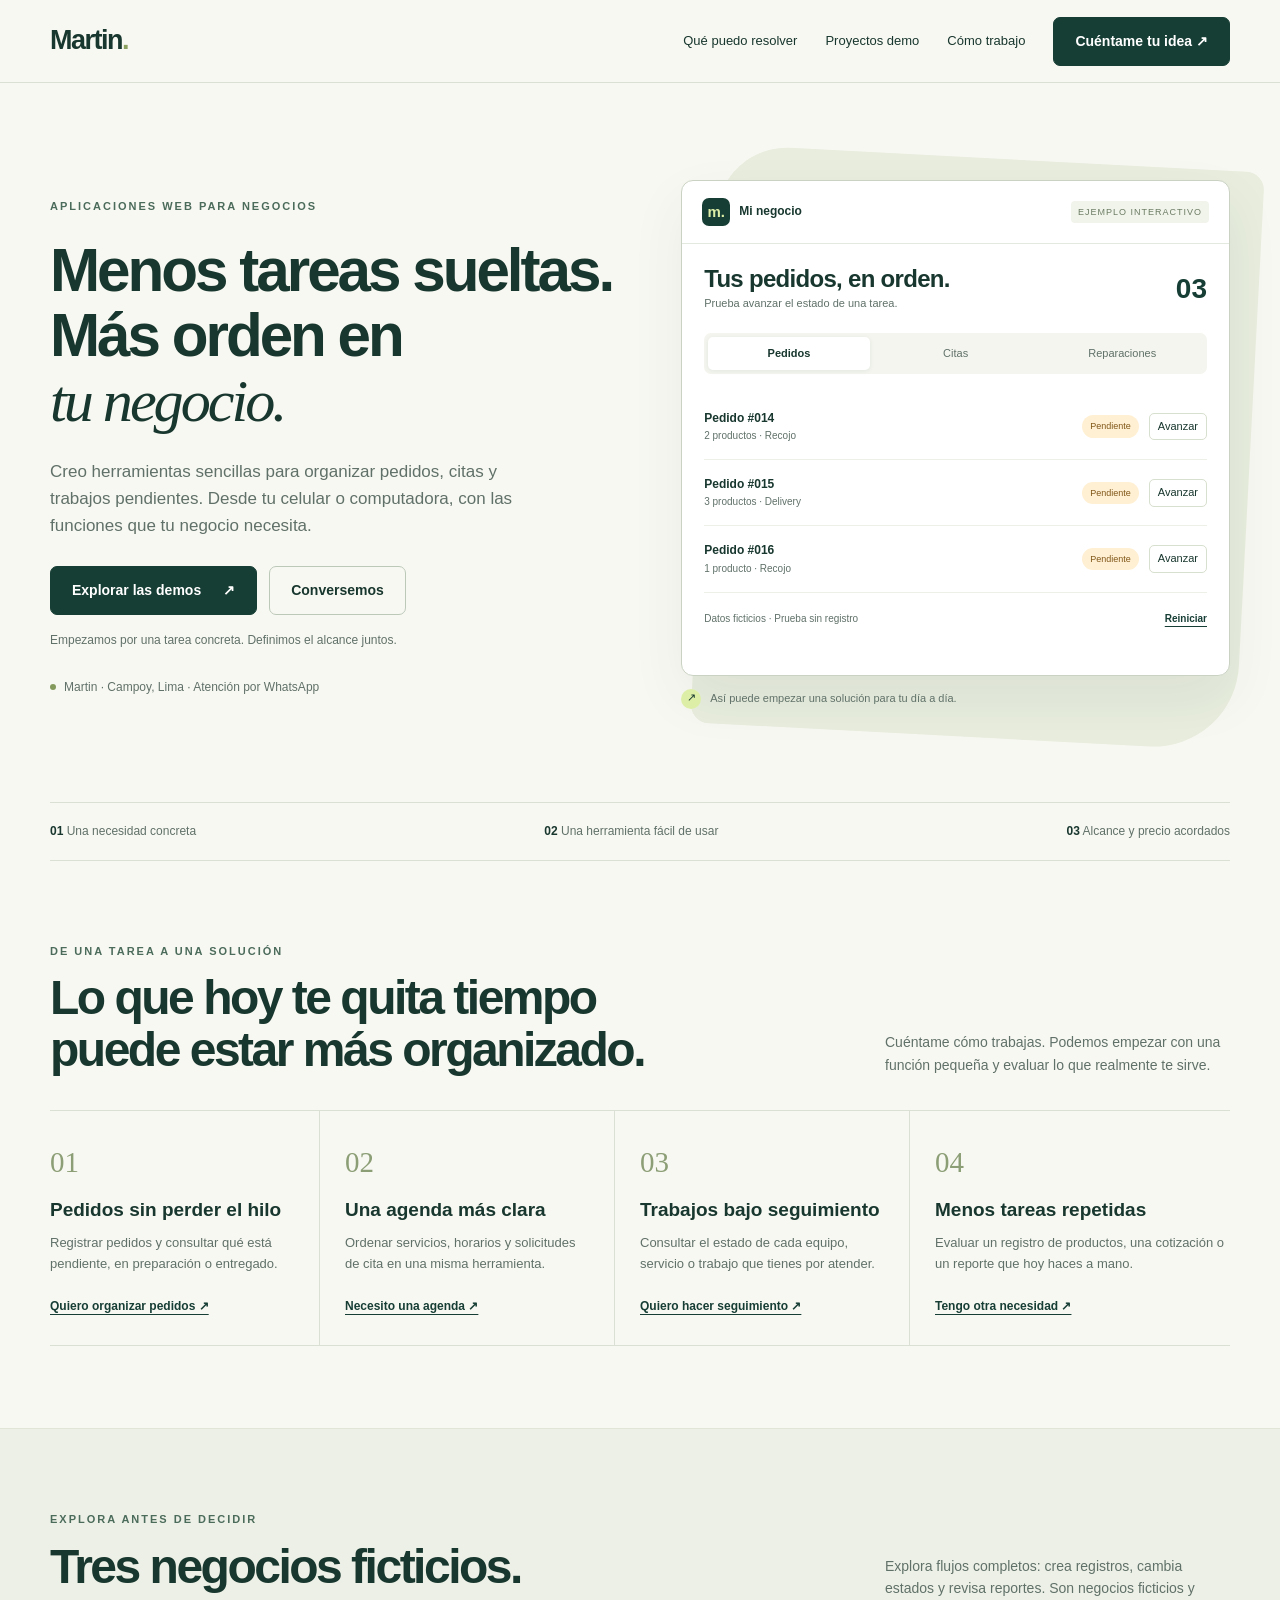
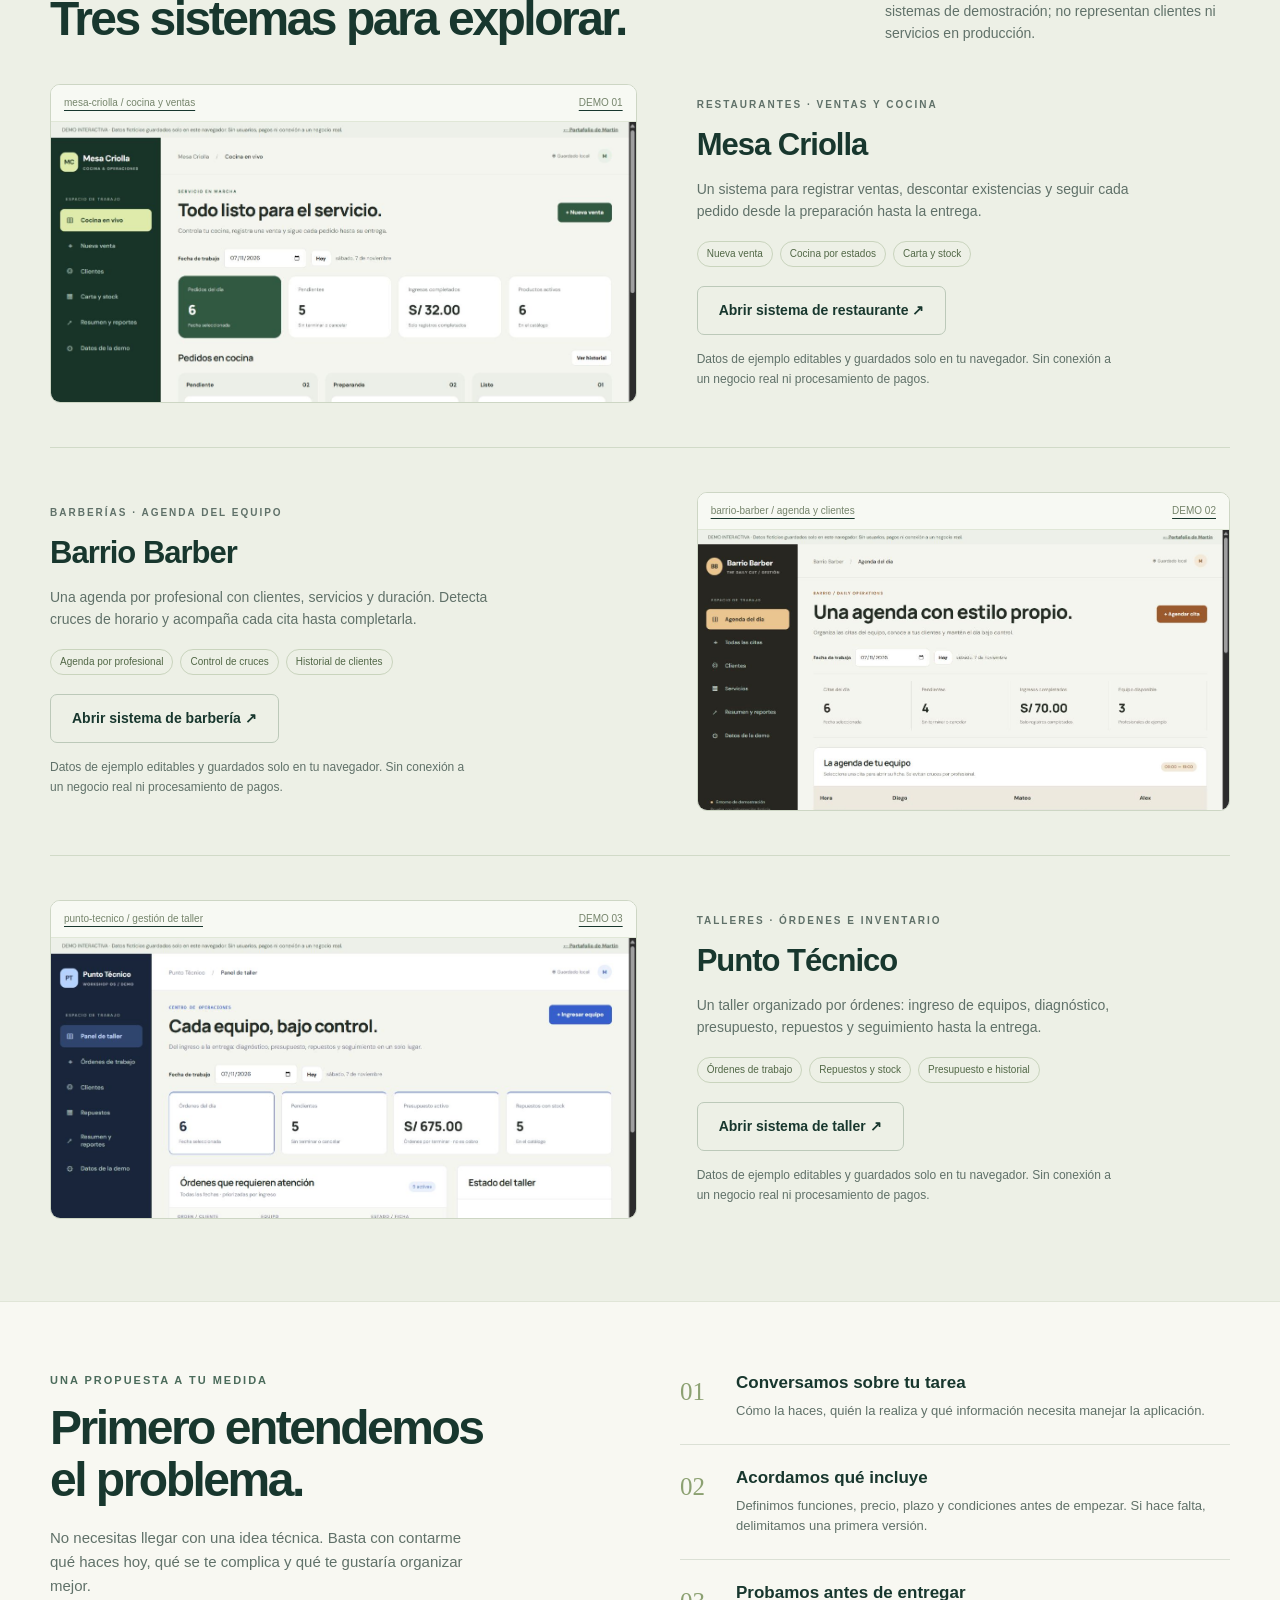
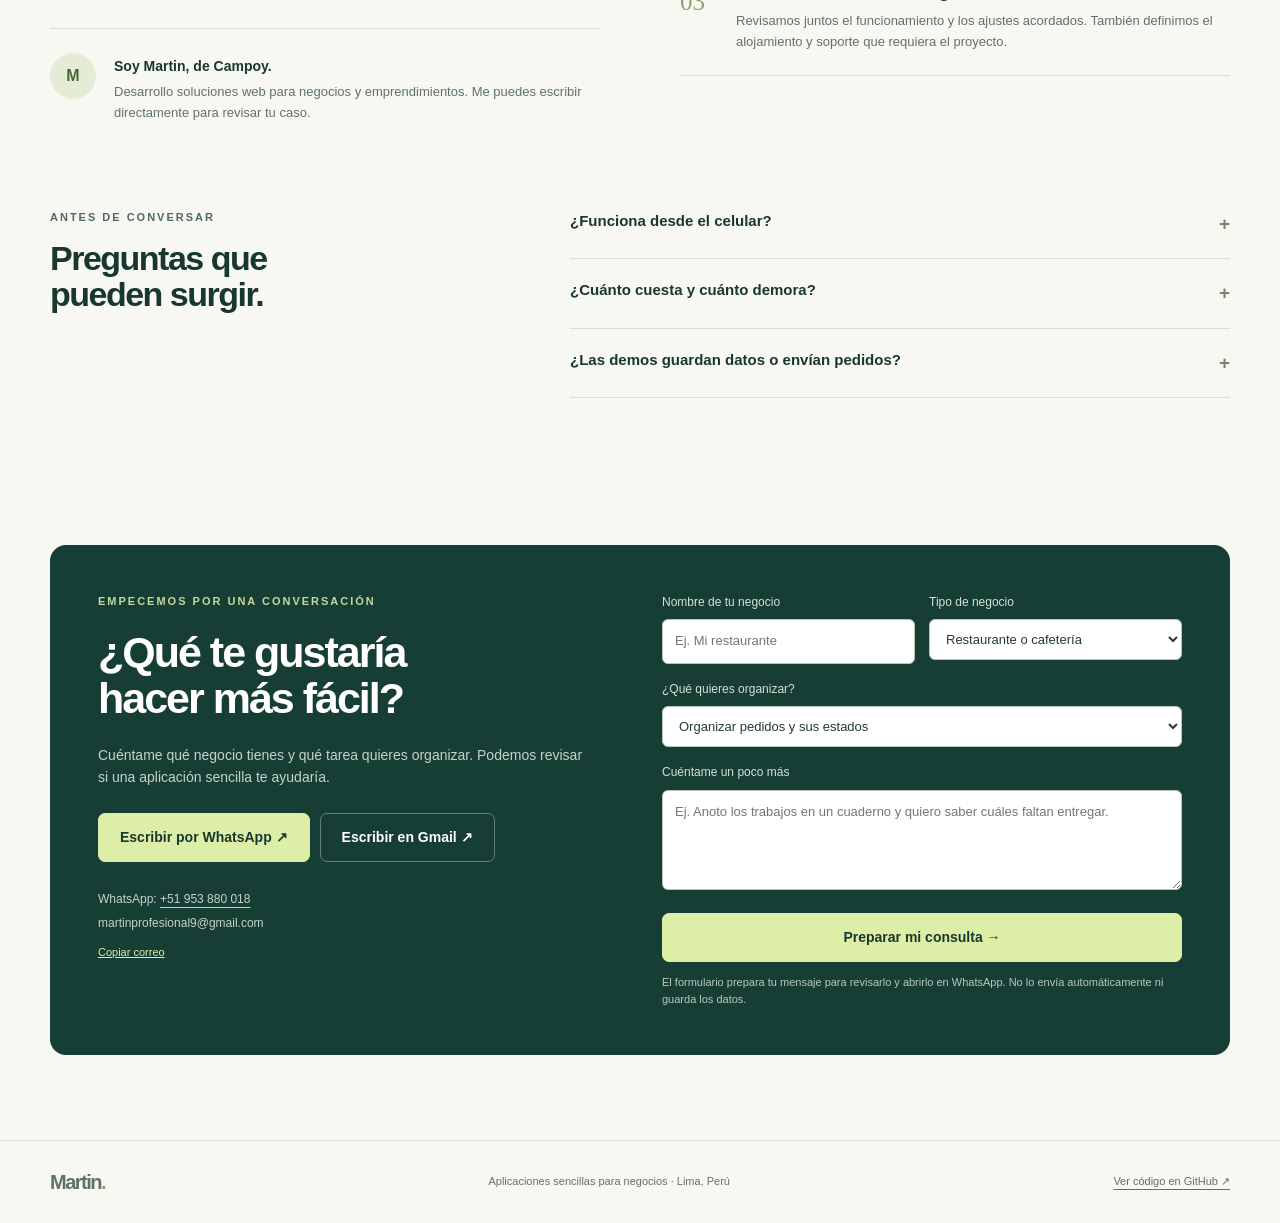
<file: index.html>
<!doctype html>
<html lang="es-PE">
<head>
<meta charset="utf-8"><meta name="viewport" content="width=device-width,initial-scale=1">
<title>Martin · Aplicaciones sencillas para tu negocio</title>
<meta name="description" content="Aplicaciones web para organizar pedidos, citas y trabajos pendientes. Conoce las demos de Martin y conversemos sobre lo que necesita tu negocio.">
<meta name="theme-color" content="#173e35"><meta property="og:title" content="Martin · Aplicaciones para negocios"><meta property="og:description" content="Menos tareas sueltas. Más orden en tu negocio. Explora tres demos interactivas.">
<style>
:root{--bg:#f8f8f2;--ink:#18372e;--forest:#173e35;--muted:#607169;--border:#dbe0d5;--lime:#ddefa7;--white:#fff;--radius:14px}*{box-sizing:border-box}html{scroll-behavior:smooth;scroll-padding-top:100px}body{margin:0;background:var(--bg);color:var(--ink);font:16px/1.6 'Segoe UI',Arial,sans-serif}button,input,textarea,select{font:inherit}a{color:inherit}button,a{-webkit-tap-highlight-color:transparent}button{cursor:pointer}:focus-visible{outline:3px solid #96af61;outline-offset:5px}button:disabled{cursor:default}a{text-underline-offset:4px}h1,h2,h3,p{margin:0}h1,h2{line-height:1.08;letter-spacing:-2.5px;font-weight:650}h2{font-size:clamp(32px,4vw,48px)}h3{line-height:1.3}section{padding:82px 0}.wrap{width:min(1180px,calc(100% - 64px));margin:auto}.eyebrow{font-size:11px;letter-spacing:2px;font-weight:750;text-transform:uppercase;color:#4b6b5b}.subtle{color:var(--muted)}.small{font-size:12px}.btn{display:inline-flex;align-items:center;justify-content:center;gap:22px;padding:13px 21px;background:var(--forest);border:1px solid var(--forest);border-radius:7px;color:#fff;font-weight:650;font-size:14px;text-decoration:none;line-height:1.5}.btn:hover{background:#285347}.btn.outline{background:transparent;color:var(--ink);border-color:#bcc9b9}.btn.outline:hover{background:#edf0e5}.btn.lime{background:var(--lime);border-color:var(--lime);color:var(--ink)}.btn.lime:hover{background:#e8f5c4}.actions{display:flex;flex-wrap:wrap;align-items:center;gap:12px;margin-top:26px}.skip{position:absolute;top:-80px;background:white;padding:10px;z-index:20}.skip:focus{top:8px}.site-header{position:sticky;top:0;z-index:10;background:#f8f8f2f5;border-bottom:1px solid var(--border);backdrop-filter:blur(10px)}.nav{display:flex;align-items:center;justify-content:space-between;gap:25px;min-height:82px}.brand{font-size:27px;font-weight:750;letter-spacing:-1.5px;text-decoration:none}.brand span{color:#8ba15f}.nav-links{display:flex;gap:28px;align-items:center;font-size:13px}.nav-links>a:not(.btn){text-decoration:none}.nav-links>a:hover{text-decoration:underline}.menu-toggle{display:none;border:1px solid var(--border);background:none;padding:8px 12px;border-radius:6px;color:var(--ink)}.hero{padding:75px 0 65px;display:grid;grid-template-columns:1.05fr 1fr;gap:55px;align-items:center}.hero h1{font-size:clamp(42px,4.7vw,65px);margin:24px 0;letter-spacing:-3px}.hero h1 em{font-family:Georgia,serif;font-weight:400}.hero .lead{font-size:17px;max-width:500px;color:var(--muted)}.hero .small{margin-top:16px}.location{display:flex;align-items:center;gap:8px;font-size:12px;color:var(--muted);margin-top:28px}.location:before{content:'';width:6px;height:6px;background:#849a5d;border-radius:50%}.app-scene{position:relative;padding:22px 0 28px}.app-scene:before{content:'';position:absolute;inset:0 -20px 0 24px;background:#e8edde;border-radius:70px 18px 85px 18px;transform:rotate(3deg)}.app-window{position:relative;background:white;border:1px solid #cad3c3;border-radius:12px;box-shadow:0 22px 55px #193e3510;overflow:hidden}.app-top{display:flex;align-items:center;justify-content:space-between;padding:17px 20px;border-bottom:1px solid #e4e9df;font-size:12px}.app-title{font-weight:750;display:flex;align-items:center;gap:9px}.app-icon{display:grid;place-items:center;background:var(--forest);color:var(--lime);width:28px;height:28px;border-radius:7px;font-size:15px}.demo-badge{font-size:9px;text-transform:uppercase;letter-spacing:1px;color:#6b7b63;background:#f1f4eb;padding:4px 7px;border-radius:4px}.app-body{padding:22px}.app-heading{display:flex;align-items:center;justify-content:space-between;gap:12px}.app-heading h2{font-size:24px;letter-spacing:-.7px}.app-heading p{font-size:11px;color:var(--muted);margin-top:3px}.count{font-size:28px;font-weight:700;color:var(--forest)}.app-tabs{display:flex;gap:5px;background:#f3f5ee;padding:4px;border-radius:7px;margin:20px 0}.app-tabs button{flex:1;font-size:11px;border:0;background:transparent;color:var(--muted);padding:8px 4px;border-radius:5px}.app-tabs button[aria-pressed=true]{background:white;box-shadow:0 1px 5px #12332412;color:var(--ink);font-weight:650}.example-row{display:grid;grid-template-columns:1fr auto auto;gap:10px;align-items:center;padding:15px 0;border-bottom:1px solid #edf0e6;font-size:12px}.example-row strong{font-size:12px}.example-row small{display:block;font-size:10px;color:var(--muted)}.status{font-size:9px;background:#fff0d3;color:#805718;border-radius:30px;padding:4px 8px;white-space:nowrap}.status.done{background:#e9f2db;color:#45612b}.advance{border:1px solid #d7dfce;background:white;color:var(--ink);border-radius:5px;padding:4px 8px;font-size:11px}.advance:hover{background:#f1f4e9}.advance:disabled{border-color:transparent;color:#6b8354;background:#f4f7ee}.app-foot{display:flex;justify-content:space-between;gap:10px;font-size:10px;margin-top:18px;color:var(--muted)}.app-note{position:relative;display:flex;gap:9px;align-items:center;margin-top:13px;font-size:11px;color:var(--muted)}.app-note span{background:var(--lime);color:var(--ink);width:20px;height:20px;text-align:center;border-radius:50%}.benefits{border-block:1px solid var(--border);display:flex;justify-content:space-between;gap:20px;padding:19px 0;font-size:12px;color:var(--muted)}.benefits b{color:var(--ink);font-weight:650}.section-heading{display:flex;align-items:end;justify-content:space-between;gap:40px;margin-bottom:34px}.section-heading h2{margin-top:12px;max-width:650px}.section-heading>p{max-width:345px;font-size:14px;color:var(--muted)}.solutions{display:grid;grid-template-columns:repeat(4,minmax(0,1fr));border-top:1px solid var(--border);border-bottom:1px solid var(--border)}.solution{padding:28px 25px 28px 0;margin-right:25px;border-right:1px solid var(--border);min-width:0}.solution:last-child{border:0;margin:0;padding-right:0}.solution-num{font-family:Georgia,serif;font-size:29px;color:#8b9e75}.solution h3{font-size:19px;margin:13px 0 10px}.solution p{font-size:13px;color:var(--muted)}.text-button{display:inline-block;border:0;background:none;padding:0;margin-top:22px;font-size:12px;font-weight:650;color:var(--forest);text-decoration:underline;text-underline-offset:4px}.projects-section{background:#edf0e6;border-block:1px solid #e0e5d7}.project{display:grid;grid-template-columns:1.1fr 1fr;gap:60px;align-items:center;padding:44px 0;border-bottom:1px solid #d1dac8}.project:last-child{border:0;padding-bottom:0}.project:first-of-type{padding-top:5px}.project-visual{position:relative;min-width:0;border-radius:10px;border:1px solid #cdd6c4;background:white;overflow:hidden}.project-bar{padding:10px 13px;font-size:10px;color:#76856c;background:#f7f9f3;border-bottom:1px solid #e0e7d7;display:flex;justify-content:space-between}.project-visual img{display:block;width:100%;height:280px;object-fit:cover;object-position:top}.project-info .eyebrow{font-size:10px}.project-info h3{font-size:31px;letter-spacing:-1px;margin:12px 0}.project-info>p{color:var(--muted);font-size:14px;max-width:460px}.tags{display:flex;gap:7px;flex-wrap:wrap;margin:19px 0}.tags span{font-size:10px;padding:4px 9px;border:1px solid #c9d4bd;border-radius:30px;color:#526847}.project-info .small{display:block;margin-top:15px;max-width:420px}.project.reverse .project-visual{order:2}.project.reverse .project-info{order:1}.scope{display:grid;grid-template-columns:1fr 1fr;gap:80px;padding:70px 0}.scope h2{margin:13px 0 20px}.scope .intro{color:var(--muted);font-size:15px;max-width:430px}.process-step{display:grid;grid-template-columns:38px 1fr;gap:18px;padding:22px 0;border-bottom:1px solid var(--border)}.process-step:first-child{padding-top:0}.process-step>span{font-family:Georgia,serif;font-size:25px;color:#8ca172}.process-step h3{font-size:17px;margin-bottom:7px}.process-step p{font-size:13px;color:var(--muted)}.about{display:flex;gap:18px;align-items:start;border-top:1px solid var(--border);padding-top:24px;margin-top:30px}.avatar{flex-shrink:0;display:grid;place-items:center;width:46px;height:46px;border-radius:50%;background:#e4ecd7;color:#476732;font-weight:700}.about p{font-size:13px;color:var(--muted);margin-top:4px}.about strong{font-size:14px}.faq{padding-top:15px;display:grid;grid-template-columns:.8fr 1.2fr;gap:80px}.faq h2{font-size:34px;letter-spacing:-1.5px;margin-top:13px}.faq details{border-bottom:1px solid var(--border);padding:19px 0}.faq details:first-child{padding-top:0}.faq summary{font-size:15px;font-weight:650;cursor:pointer;list-style:none;display:flex;justify-content:space-between;gap:20px}.faq summary:after{content:'+';font-size:19px;color:#75876a}.faq details[open] summary:after{content:'−'}.faq details p{font-size:13px;color:var(--muted);padding-top:14px}.contact-section{padding:65px 0 85px}.contact{background:var(--forest);color:white;border-radius:16px;padding:48px;display:grid;grid-template-columns:.95fr 1fr;gap:70px}.contact .eyebrow{color:#c4d89b}.contact h2{margin:18px 0 22px;font-size:43px;letter-spacing:-2px}.contact .intro{font-size:14px;color:#c6d3c8}.contact .direct{display:flex;flex-wrap:wrap;gap:10px;margin:25px 0}.contact .btn.outline{color:white;border-color:#688175}.contact .btn.outline:hover{background:#285247}.contact-address{font-size:12px;color:#c6d3c8;line-height:2;overflow-wrap:anywhere}.copy-email{color:#ddefa7;border:0;background:none;padding:0;font-size:11px;text-decoration:underline;margin-top:9px}.contact small{font-size:11px;color:#b7cabb}.contact label{display:block;font-size:12px;margin:0 0 7px;color:#d5e1d6}.form-row{display:grid;grid-template-columns:1fr 1fr;gap:14px;margin-bottom:16px}.contact input,.contact select,.contact textarea{width:100%;background:#fff;border:1px solid #b6c7b3;border-radius:6px;padding:11px 12px;color:#233d2b;font-size:13px;min-width:0}.contact textarea{resize:vertical;min-height:100px}.contact .field{margin-bottom:16px}.contact form>.btn{width:100%}.contact .form-help{display:block;margin-top:12px;line-height:1.5}.consult-result{padding:16px;border:1px solid #688175;border-radius:7px;margin-top:20px}.consult-result pre{font:12px/1.6 'Segoe UI',sans-serif;white-space:pre-wrap;overflow-wrap:anywhere;margin:0 0 14px;color:#e7efe4}.consult-result .actions{margin:0}.feedback{font-size:11px;min-height:18px;margin-top:8px;color:#ddefa7}footer{border-top:1px solid var(--border);padding:25px 0;font-size:11px;color:var(--muted)}.footer-inner{display:flex;justify-content:space-between;gap:20px;align-items:center}.footer-inner .brand{font-size:20px}.floating-contact{display:none}[hidden]{display:none!important}@media(min-width:1500px){.hero{padding-top:95px;padding-bottom:85px}}@media(max-width:1000px){.hero{gap:30px}.hero h1{font-size:49px}.app-scene:before{right:0}.project{gap:35px}.contact{gap:35px;padding:35px}.contact h2{font-size:36px}.solutions{grid-template-columns:repeat(2,1fr)}.solution:nth-child(2){border-right:0;margin:0}.solution:nth-child(-n+2){border-bottom:1px solid var(--border)}.solution:nth-child(3){padding-top:25px}.solution:nth-child(4){padding-top:25px}.scope,.faq{gap:40px}}@media(max-width:760px){.wrap{width:calc(100% - 40px)}.nav{min-height:68px;flex-wrap:wrap;gap:0}.brand{font-size:25px}.menu-toggle{display:block}.nav-links{display:none;flex-basis:100%;flex-direction:column;align-items:stretch;gap:0;padding:12px 0 20px}.nav-links.open{display:flex}.nav-links>a{padding:12px 0}.nav-links>.btn{margin-top:10px}.hero{display:block;padding:40px 0 32px}.hero h1{font-size:clamp(41px,8.7vw,59px);letter-spacing:-2.5px;margin:19px 0}.hero .lead{font-size:15px}.hero .actions{gap:10px}.hero .btn{font-size:12px;padding:12px 16px}.app-scene{margin-top:35px;padding:12px 0 20px}.app-scene:before{inset:0 0 0 12px}.app-body{padding:18px}.app-top{padding:14px 18px}.app-foot{font-size:9px}.benefits{flex-wrap:wrap;gap:10px 18px;font-size:11px}section{padding:55px 0}.section-heading{display:block;margin-bottom:25px}.section-heading>p{margin-top:20px;max-width:100%;font-size:13px}h2{font-size:34px;letter-spacing:-1.7px}.solution{margin-right:16px;padding:22px 16px 22px 0}.solution h3{font-size:17px}.solution p{font-size:12px}.solution-num{font-size:25px}.text-button{font-size:11px}.project{display:flex;flex-direction:column;align-items:stretch;gap:23px;padding:32px 0}.project.reverse .project-info{order:2}.project.reverse .project-visual{order:1}.project-visual img{height:220px}.project-info h3{font-size:28px}.project-info>p{font-size:13px}.project-info .btn{font-size:13px}.scope,.faq{display:block;padding:55px 0}.scope .intro{font-size:14px}.process{margin-top:35px}.faq{padding-top:0}.faq-list{margin-top:28px}.faq h2{font-size:32px}.contact-section{padding:10px 0 50px}.contact{display:block;border-radius:12px;padding:28px 23px}.contact h2{font-size:36px}.contact form{margin-top:32px;padding-top:28px;border-top:1px solid #4c6c5c}.contact .intro{font-size:13px}.contact .direct{gap:8px}.contact .direct .btn{font-size:12px;padding:11px 14px}.form-row{grid-template-columns:1fr;gap:15px}.footer-inner{align-items:start;flex-wrap:wrap;padding-bottom:70px}.floating-contact{display:flex;position:fixed;bottom:14px;right:18px;z-index:8;box-shadow:0 5px 20px #12332730;padding:11px 17px;font-size:12px}.example-row{gap:6px}.example-row strong{font-size:11px}.status{font-size:8px;padding:4px 6px}.advance{font-size:10px}.app-tabs button{font-size:10px}}@media(prefers-reduced-motion:reduce){html{scroll-behavior:auto}}
</style>
</head>
<body>
<a class="skip" href="#contenido">Saltar al contenido</a>
<header class="site-header"><nav class="wrap nav" aria-label="Principal"><a class="brand" href="#">Martin<span>.</span></a><button class="menu-toggle" aria-expanded="false" aria-controls="navigation" type="button">Menú ☰</button><div class="nav-links" id="navigation"><a href="#soluciones">Qué puedo resolver</a><a href="#proyectos">Proyectos demo</a><a href="#proceso">Cómo trabajo</a><a href="#contacto" class="btn">Cuéntame tu idea ↗</a></div></nav></header>
<main id="contenido">
<div class="wrap"><div class="hero"><div><p class="eyebrow">Aplicaciones web para negocios</p><h1>Menos tareas sueltas.<br>Más orden en<br><em>tu negocio.</em></h1><p class="lead">Creo herramientas sencillas para organizar pedidos, citas y trabajos pendientes. Desde tu celular o computadora, con las funciones que tu negocio necesita.</p><div class="actions"><a class="btn" href="#proyectos">Explorar las demos <span>↗</span></a><a class="btn outline" href="#contacto">Conversemos</a></div><p class="small subtle">Empezamos por una tarea concreta. Definimos el alcance juntos.</p><p class="location">Martin · Campoy, Lima · Atención por WhatsApp</p></div><div class="app-scene"><div class="app-window"><div class="app-top"><span class="app-title"><span class="app-icon">m.</span> Mi negocio</span><span class="demo-badge">Ejemplo interactivo</span></div><div class="app-body"><div class="app-heading"><div><h2 id="example-title">Tus pedidos, en orden.</h2><p>Prueba avanzar el estado de una tarea.</p></div><span class="count" id="example-count" aria-label="Tareas pendientes">03</span></div><div class="app-tabs" role="group" aria-label="Tipo de ejemplo"><button type="button" data-example="pedidos" aria-pressed="true">Pedidos</button><button type="button" data-example="citas" aria-pressed="false">Citas</button><button type="button" data-example="reparaciones" aria-pressed="false">Reparaciones</button></div><div id="example-rows"></div><div class="app-foot"><span>Datos ficticios · Prueba sin registro</span><button class="text-button" id="reset-example" type="button" style="margin:0;font-size:10px">Reiniciar</button></div><p id="example-status" class="small subtle" role="status" style="min-height:18px;margin-top:8px;font-size:10px"></p></div></div><p class="app-note"><span>↗</span>Así puede empezar una solución para tu día a día.</p></div></div><div class="benefits"><span><b>01</b> Una necesidad concreta</span><span><b>02</b> Una herramienta fácil de usar</span><span><b>03</b> Alcance y precio acordados</span></div></div>
<section id="soluciones" class="wrap"><div class="section-heading"><div><p class="eyebrow">De una tarea a una solución</p><h2>Lo que hoy te quita tiempo<br>puede estar más organizado.</h2></div><p>Cuéntame cómo trabajas. Podemos empezar con una función pequeña y evaluar lo que realmente te sirve.</p></div><div class="solutions"><article class="solution"><span class="solution-num">01</span><h3>Pedidos sin perder el hilo</h3><p>Registrar pedidos y consultar qué está pendiente, en preparación o entregado.</p><button class="text-button" data-need="Organizar pedidos y sus estados" type="button">Quiero organizar pedidos ↗</button></article><article class="solution"><span class="solution-num">02</span><h3>Una agenda más clara</h3><p>Ordenar servicios, horarios y solicitudes de cita en una misma herramienta.</p><button class="text-button" data-need="Organizar citas y horarios" type="button">Necesito una agenda ↗</button></article><article class="solution"><span class="solution-num">03</span><h3>Trabajos bajo seguimiento</h3><p>Consultar el estado de cada equipo, servicio o trabajo que tienes por atender.</p><button class="text-button" data-need="Dar seguimiento a trabajos o reparaciones" type="button">Quiero hacer seguimiento ↗</button></article><article class="solution"><span class="solution-num">04</span><h3>Menos tareas repetidas</h3><p>Evaluar un registro de productos, una cotización o un reporte que hoy haces a mano.</p><button class="text-button" data-need="Simplificar una tarea repetitiva" type="button">Tengo otra necesidad ↗</button></article></div></section>
<section id="proyectos" class="projects-section"><div class="wrap"><div class="section-heading"><div><p class="eyebrow">Explora antes de decidir</p><h2>Tres negocios ficticios.<br>Tres sistemas para explorar.</h2></div><p>Explora flujos completos: crea registros, cambia estados y revisa reportes. Son negocios ficticios y sistemas de demostración; no representan clientes ni servicios en producción.</p></div>
<article class="project"><a class="project-visual" href="demos/mesa-criolla/" aria-label="Abrir demo Mesa Criolla"><div class="project-bar"><span>mesa-criolla / cocina y ventas</span><span>DEMO 01</span></div><img src="assets/mesa-criolla.png" width="1265" height="712" alt="Panel de Mesa Criolla con pedidos y control de cocina" loading="lazy"></a><div class="project-info"><p class="eyebrow">Restaurantes · Ventas y cocina</p><h3>Mesa Criolla</h3><p>Un sistema para registrar ventas, descontar existencias y seguir cada pedido desde la preparación hasta la entrega.</p><div class="tags"><span>Nueva venta</span><span>Cocina por estados</span><span>Carta y stock</span></div><a class="btn outline" href="demos/mesa-criolla/">Abrir sistema de restaurante ↗</a><span class="small subtle">Datos de ejemplo editables y guardados solo en tu navegador. Sin conexión a un negocio real ni procesamiento de pagos.</span></div></article>
<article class="project reverse"><a class="project-visual" href="demos/barrio-barber/" aria-label="Abrir demo Barrio Barber"><div class="project-bar"><span>barrio-barber / agenda y clientes</span><span>DEMO 02</span></div><img src="assets/barrio-barber.png" width="1265" height="712" alt="Agenda de Barrio Barber con citas por horario y profesional" loading="lazy"></a><div class="project-info"><p class="eyebrow">Barberías · Agenda del equipo</p><h3>Barrio Barber</h3><p>Una agenda por profesional con clientes, servicios y duración. Detecta cruces de horario y acompaña cada cita hasta completarla.</p><div class="tags"><span>Agenda por profesional</span><span>Control de cruces</span><span>Historial de clientes</span></div><a class="btn outline" href="demos/barrio-barber/">Abrir sistema de barbería ↗</a><span class="small subtle">Datos de ejemplo editables y guardados solo en tu navegador. Sin conexión a un negocio real ni procesamiento de pagos.</span></div></article>
<article class="project"><a class="project-visual" href="demos/punto-tecnico/" aria-label="Abrir demo Punto Técnico"><div class="project-bar"><span>punto-tecnico / gestión de taller</span><span>DEMO 03</span></div><img src="assets/punto-tecnico.png" width="1265" height="712" alt="Panel de Punto Técnico con órdenes de reparación y estados" loading="lazy"></a><div class="project-info"><p class="eyebrow">Talleres · Órdenes e inventario</p><h3>Punto Técnico</h3><p>Un taller organizado por órdenes: ingreso de equipos, diagnóstico, presupuesto, repuestos y seguimiento hasta la entrega.</p><div class="tags"><span>Órdenes de trabajo</span><span>Repuestos y stock</span><span>Presupuesto e historial</span></div><a class="btn outline" href="demos/punto-tecnico/">Abrir sistema de taller ↗</a><span class="small subtle">Datos de ejemplo editables y guardados solo en tu navegador. Sin conexión a un negocio real ni procesamiento de pagos.</span></div></article></div></section>
<section id="proceso" class="wrap scope"><div><p class="eyebrow">Una propuesta a tu medida</p><h2>Primero entendemos<br>el problema.</h2><p class="intro">No necesitas llegar con una idea técnica. Basta con contarme qué haces hoy, qué se te complica y qué te gustaría organizar mejor.</p><div class="about"><span class="avatar">M</span><div><strong>Soy Martin, de Campoy.</strong><p>Desarrollo soluciones web para negocios y emprendimientos. Me puedes escribir directamente para revisar tu caso.</p></div></div></div><div class="process"><article class="process-step"><span>01</span><div><h3>Conversamos sobre tu tarea</h3><p>Cómo la haces, quién la realiza y qué información necesita manejar la aplicación.</p></div></article><article class="process-step"><span>02</span><div><h3>Acordamos qué incluye</h3><p>Definimos funciones, precio, plazo y condiciones antes de empezar. Si hace falta, delimitamos una primera versión.</p></div></article><article class="process-step"><span>03</span><div><h3>Probamos antes de entregar</h3><p>Revisamos juntos el funcionamiento y los ajustes acordados. También definimos el alojamiento y soporte que requiera el proyecto.</p></div></article></div></section>
<section class="wrap faq"><div><p class="eyebrow">Antes de conversar</p><h2>Preguntas que<br>pueden surgir.</h2></div><div class="faq-list"><details><summary>¿Funciona desde el celular?</summary><p>Podemos plantear una aplicación web adaptable al celular y a la computadora, accesible con un enlace. Si necesitas instalación, cámara, trabajo sin internet u otras funciones del dispositivo, lo revisamos al definir el alcance.</p></details><details><summary>¿Cuánto cuesta y cuánto demora?</summary><p>Depende de las funciones, los datos que se guardarán y las personas que la usarán. Después de conocer tu necesidad, preparo una propuesta con precio y plazo. Los cambios adicionales y el mantenimiento se acuerdan por separado.</p></details><details><summary>¿Las demos guardan datos o envían pedidos?</summary><p>Las tres demos guardan tus cambios solo en este navegador. Puedes crear registros, avanzar estados, exportar datos y restablecer los ejemplos. No envían mensajes, no procesan pagos ni sincronizan datos entre dispositivos. Una versión para un negocio real requiere definir usuarios, base de datos, permisos y copias de seguridad.</p></details></div></section>
<section id="contacto" class="wrap contact-section"><div class="contact"><div><p class="eyebrow">Empecemos por una conversación</p><h2>¿Qué te gustaría<br>hacer más fácil?</h2><p class="intro">Cuéntame qué negocio tienes y qué tarea quieres organizar. Podemos revisar si una aplicación sencilla te ayudaría.</p><div class="direct"><a class="btn lime" href="https://wa.me/51953880018?text=Hola%20Martin%2C%20quiero%20conversar%20sobre%20una%20aplicaci%C3%B3n%20para%20mi%20negocio." target="_blank" rel="noopener noreferrer">Escribir por WhatsApp ↗</a><a class="btn outline" href="https://mail.google.com/mail/?view=cm&amp;fs=1&amp;to=martinprofesional9%40gmail.com&amp;su=Consulta%20sobre%20una%20aplicaci%C3%B3n%20para%20mi%20negocio" target="_blank" rel="noopener noreferrer">Escribir en Gmail ↗</a></div><p class="contact-address">WhatsApp: <a href="https://wa.me/51953880018" target="_blank" rel="noopener noreferrer">+51 953 880 018</a><br><span id="contact-email" style="user-select:all">martinprofesional9@gmail.com</span></p><button class="copy-email" id="copy-email" type="button">Copiar correo</button><p class="feedback" id="email-status" role="status"></p></div><form id="brief"><div class="form-row"><div><label for="business">Nombre de tu negocio</label><input id="business" maxlength="100" placeholder="Ej. Mi restaurante" required autocomplete="organization"></div><div><label for="sector">Tipo de negocio</label><select id="sector"><option>Restaurante o cafetería</option><option>Barbería o salón</option><option>Tienda o ferretería</option><option>Servicio técnico</option><option>Otro negocio</option></select></div></div><div class="field"><label for="task">¿Qué quieres organizar?</label><select id="task"><option>Organizar pedidos y sus estados</option><option>Organizar citas y horarios</option><option>Dar seguimiento a trabajos o reparaciones</option><option>Simplificar una tarea repetitiva</option><option>Quiero conversar sobre otra idea</option></select></div><div class="field"><label for="need">Cuéntame un poco más</label><textarea id="need" maxlength="1200" required placeholder="Ej. Anoto los trabajos en un cuaderno y quiero saber cuáles faltan entregar."></textarea></div><button class="btn lime" type="submit">Preparar mi consulta →</button><small class="form-help">El formulario prepara tu mensaje para revisarlo y abrirlo en WhatsApp. No lo envía automáticamente ni guarda los datos.</small><div class="consult-result" id="consult-result" hidden><pre id="brief-result"></pre><div class="actions"><a class="btn lime" id="send-whatsapp" target="_blank" rel="noopener noreferrer">Abrir en WhatsApp ↗</a><button class="btn outline" id="copy" type="button">Copiar consulta</button></div><p class="feedback" id="copy-status" role="status"></p></div></form></div></section>
</main><footer><div class="wrap footer-inner"><a class="brand" href="#">Martin<span>.</span></a><span>Aplicaciones sencillas para negocios · Lima, Perú</span><a href="https://github.com/CuteToxic/Portafolio" target="_blank" rel="noopener noreferrer">Ver código en GitHub ↗</a></div></footer><a class="btn floating-contact" href="https://wa.me/51953880018?text=Hola%20Martin%2C%20me%20interesa%20una%20aplicaci%C3%B3n%20para%20mi%20negocio." target="_blank" rel="noopener noreferrer">Hablemos por WhatsApp ↗</a>
<script src="portfolio.js"></script>
</body></html>
</file>
